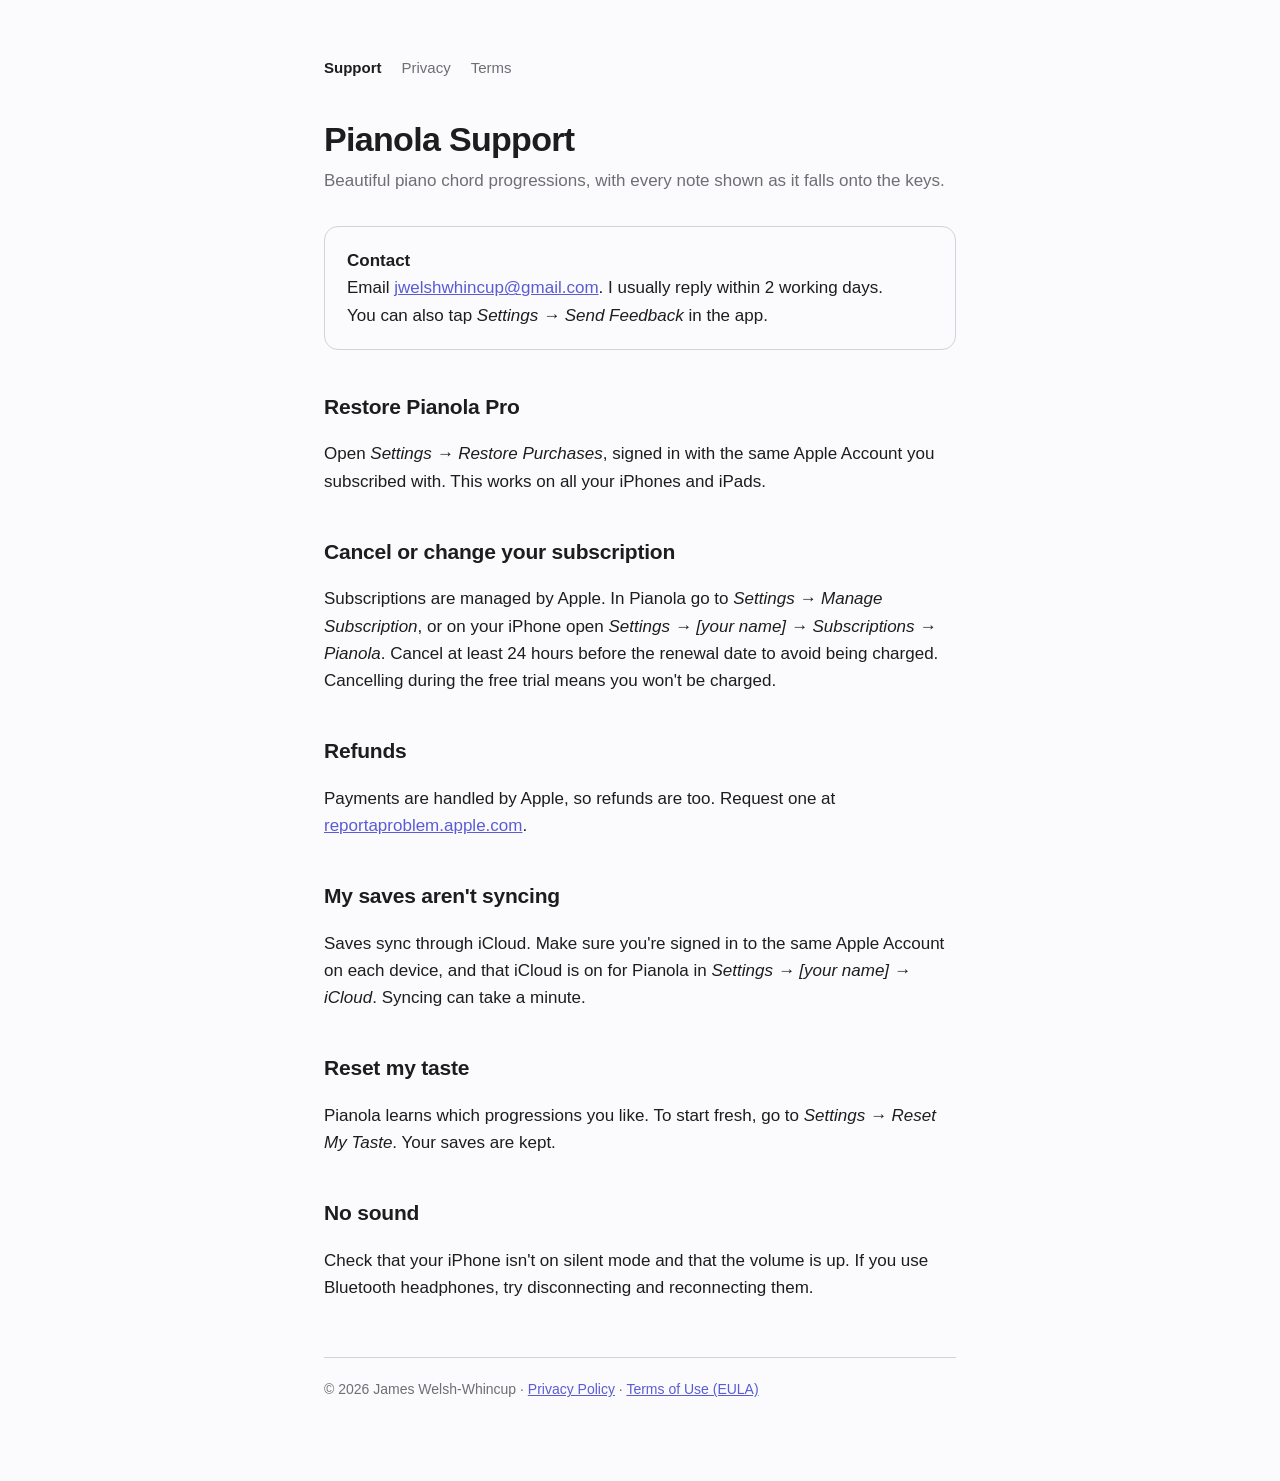
<file: index.html>
<!DOCTYPE html>
<html lang="en"><head><meta charset="utf-8"><meta name="viewport" content="width=device-width,initial-scale=1">
<title>Pianola – Support</title><meta name="description" content="Help and support for Pianola, the piano chord progression app."><link rel="stylesheet" href="style.css"></head>
<body><main>
<nav><a href="./" aria-current="page">Support</a><a href="privacy.html">Privacy</a><a href="https://www.apple.com/legal/internet-services/itunes/dev/stdeula/">Terms</a></nav>
<h1>Pianola Support</h1>
<p class="sub">Beautiful piano chord progressions, with every note shown as it falls onto the keys.</p>

<div class="card"><strong>Contact</strong><br>
Email <a href="mailto:jwelshwhincup@gmail.com?subject=Pianola%20support">jwelshwhincup@gmail.com</a>. I usually reply within 2 working days.<br>
You can also tap <em>Settings → Send Feedback</em> in the app.</div>

<h2>Restore Pianola Pro</h2>
<p>Open <em>Settings → Restore Purchases</em>, signed in with the same Apple Account you subscribed with. This works on all your iPhones and iPads.</p>

<h2>Cancel or change your subscription</h2>
<p>Subscriptions are managed by Apple. In Pianola go to <em>Settings → Manage Subscription</em>, or on your iPhone open <em>Settings → [your name] → Subscriptions → Pianola</em>. Cancel at least 24 hours before the renewal date to avoid being charged. Cancelling during the free trial means you won't be charged.</p>

<h2>Refunds</h2>
<p>Payments are handled by Apple, so refunds are too. Request one at <a href="https://reportaproblem.apple.com">reportaproblem.apple.com</a>.</p>

<h2>My saves aren't syncing</h2>
<p>Saves sync through iCloud. Make sure you're signed in to the same Apple Account on each device, and that iCloud is on for Pianola in <em>Settings → [your name] → iCloud</em>. Syncing can take a minute.</p>

<h2>Reset my taste</h2>
<p>Pianola learns which progressions you like. To start fresh, go to <em>Settings → Reset My Taste</em>. Your saves are kept.</p>

<h2>No sound</h2>
<p>Check that your iPhone isn't on silent mode and that the volume is up. If you use Bluetooth headphones, try disconnecting and reconnecting them.</p>

<footer>© 2026 James Welsh-Whincup · <a href="privacy.html">Privacy Policy</a> · <a href="https://www.apple.com/legal/internet-services/itunes/dev/stdeula/">Terms of Use (EULA)</a></footer>
</main></body></html>
</file>
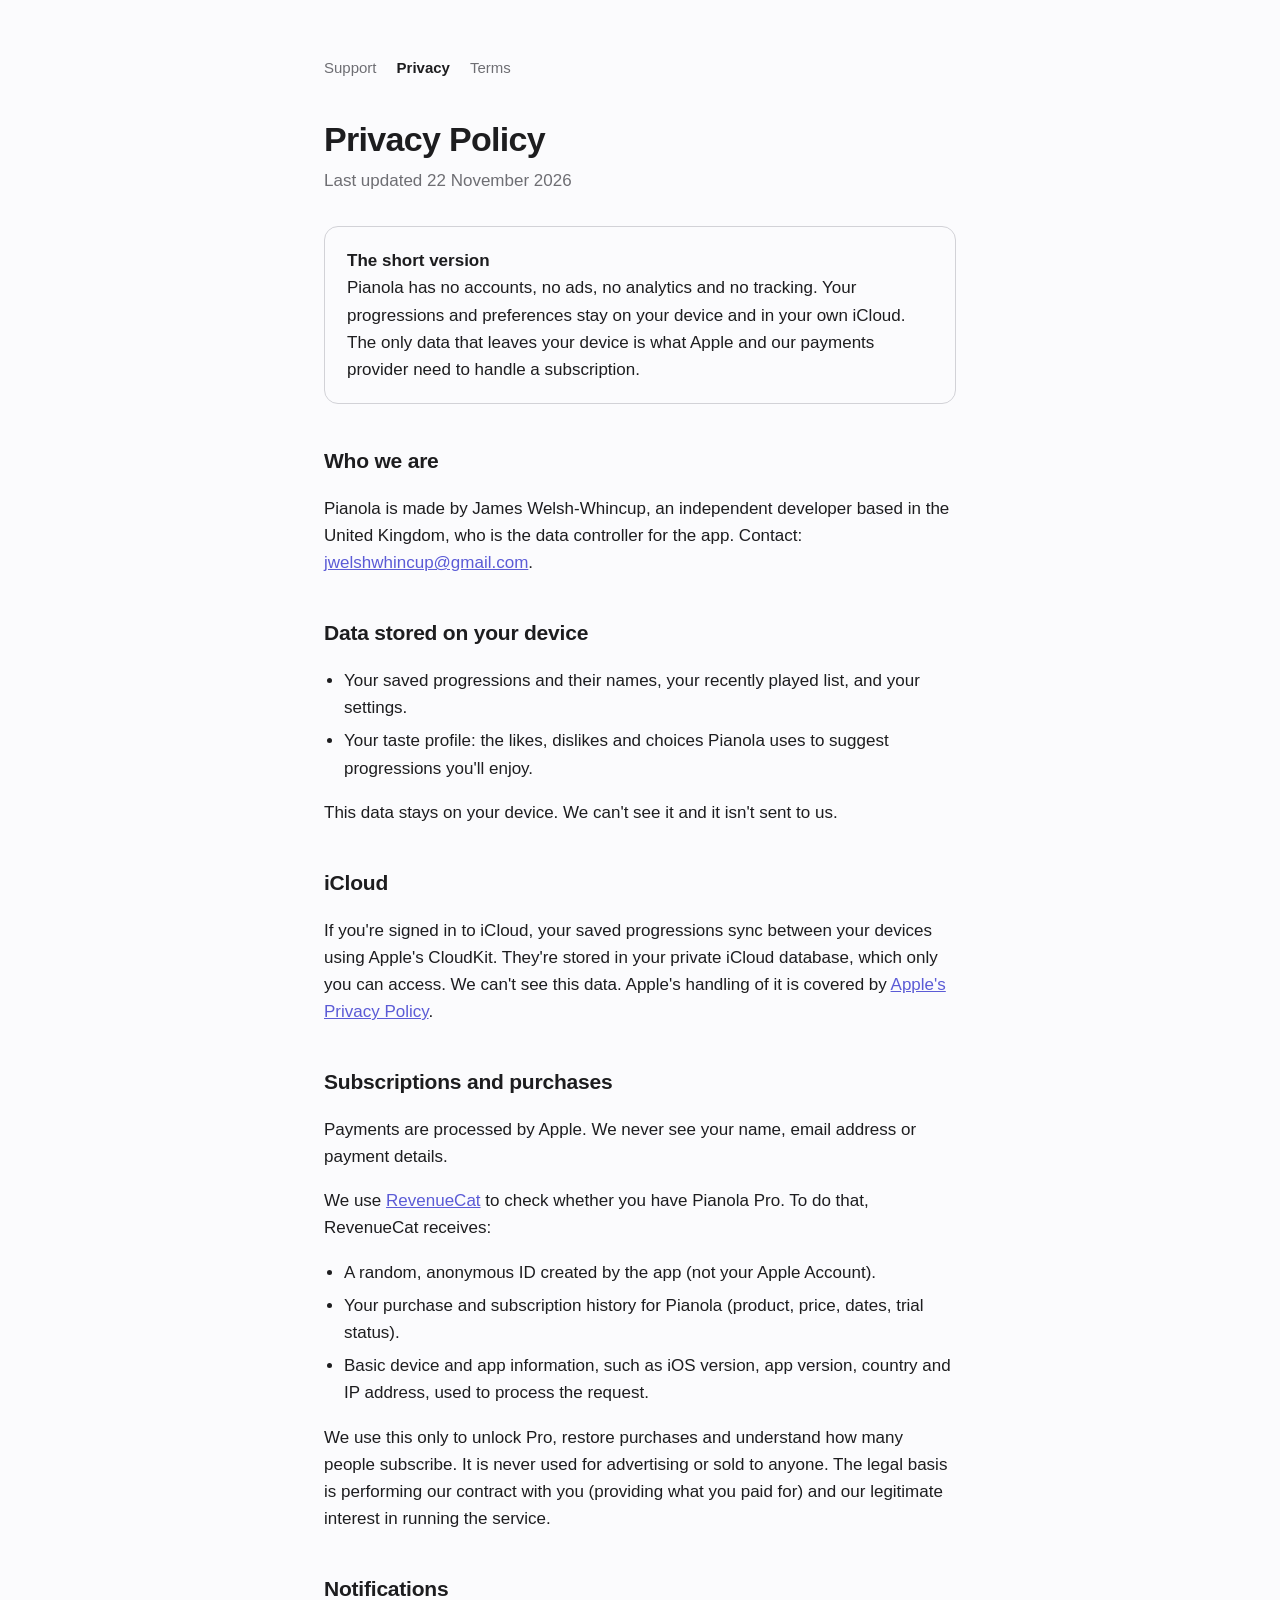
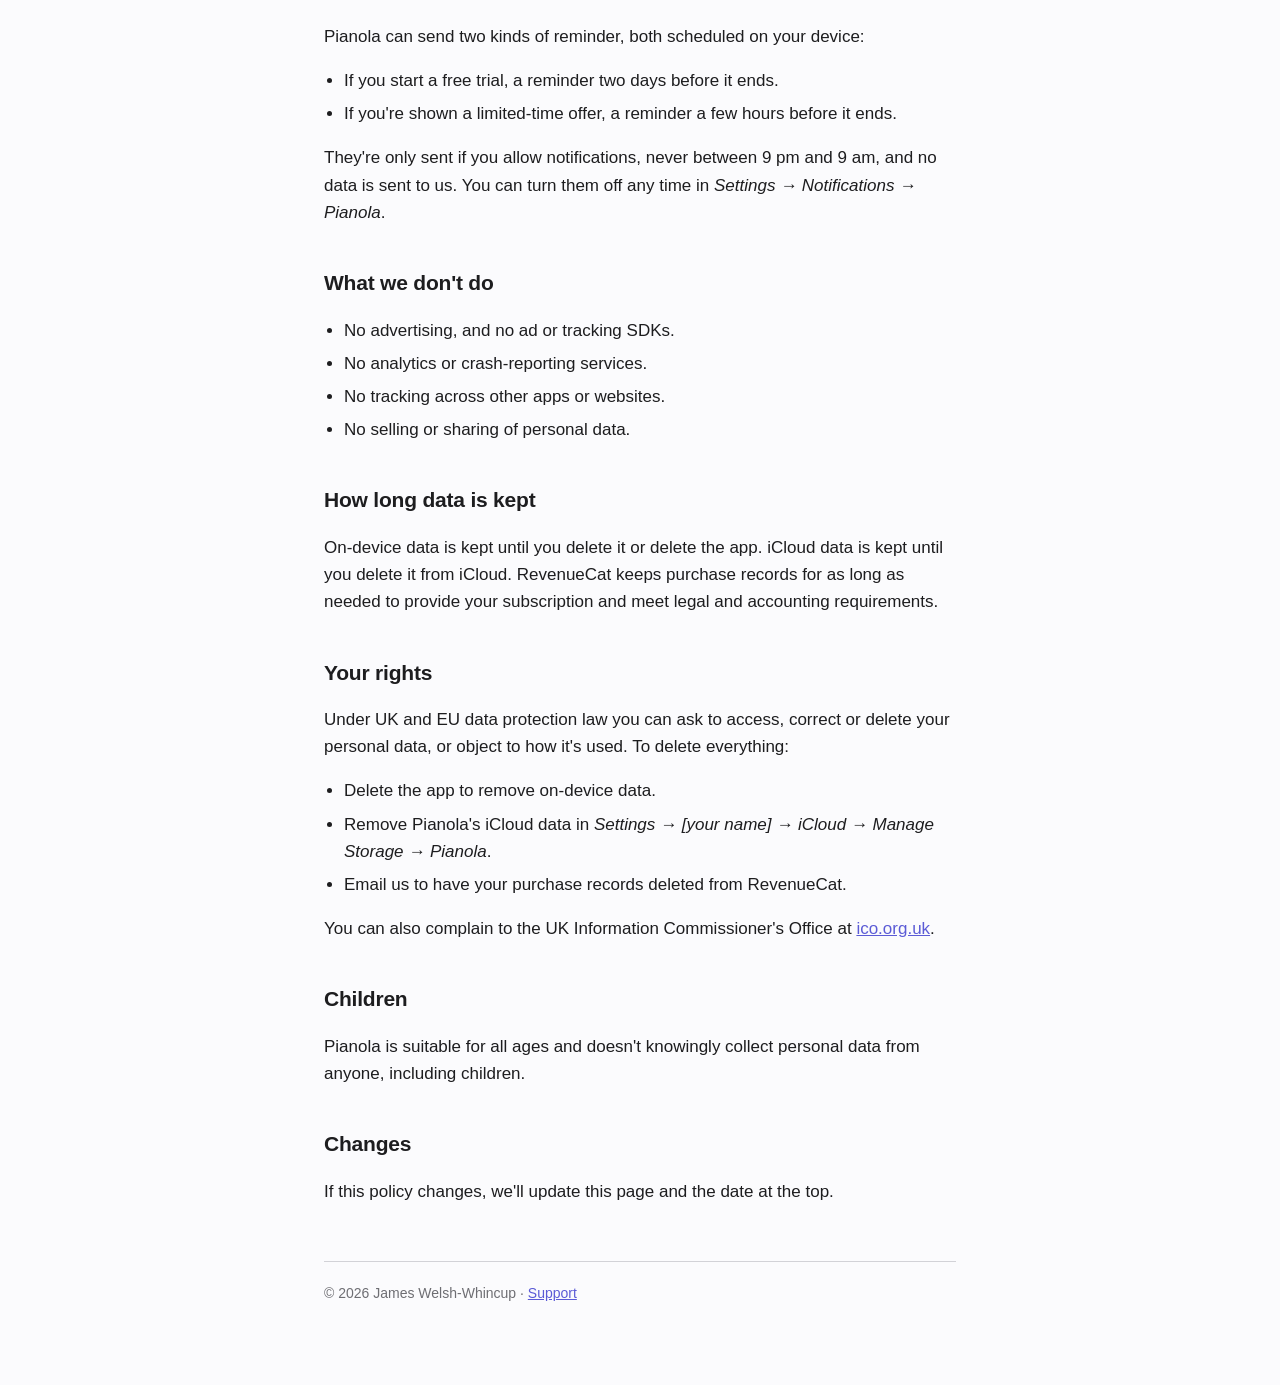
<file: privacy.html>
<!DOCTYPE html>
<html lang="en"><head><meta charset="utf-8"><meta name="viewport" content="width=device-width,initial-scale=1">
<title>Pianola – Privacy Policy</title><link rel="stylesheet" href="style.css"></head>
<body><main>
<nav><a href="./">Support</a><a href="privacy.html" aria-current="page">Privacy</a><a href="https://www.apple.com/legal/internet-services/itunes/dev/stdeula/">Terms</a></nav>
<h1>Privacy Policy</h1>
<p class="sub">Last updated 22 November 2026</p>

<div class="card"><strong>The short version</strong><br>
Pianola has no accounts, no ads, no analytics and no tracking. Your progressions and preferences stay on your device and in your own iCloud. The only data that leaves your device is what Apple and our payments provider need to handle a subscription.</div>

<h2>Who we are</h2>
<p>Pianola is made by James Welsh-Whincup, an independent developer based in the United Kingdom, who is the data controller for the app. Contact: <a href="mailto:jwelshwhincup@gmail.com">jwelshwhincup@gmail.com</a>.</p>

<h2>Data stored on your device</h2>
<ul>
<li>Your saved progressions and their names, your recently played list, and your settings.</li>
<li>Your taste profile: the likes, dislikes and choices Pianola uses to suggest progressions you'll enjoy.</li>
</ul>
<p>This data stays on your device. We can't see it and it isn't sent to us.</p>

<h2>iCloud</h2>
<p>If you're signed in to iCloud, your saved progressions sync between your devices using Apple's CloudKit. They're stored in your private iCloud database, which only you can access. We can't see this data. Apple's handling of it is covered by <a href="https://www.apple.com/legal/privacy/">Apple's Privacy Policy</a>.</p>

<h2>Subscriptions and purchases</h2>
<p>Payments are processed by Apple. We never see your name, email address or payment details.</p>
<p>We use <a href="https://www.revenuecat.com/privacy">RevenueCat</a> to check whether you have Pianola Pro. To do that, RevenueCat receives:</p>
<ul>
<li>A random, anonymous ID created by the app (not your Apple Account).</li>
<li>Your purchase and subscription history for Pianola (product, price, dates, trial status).</li>
<li>Basic device and app information, such as iOS version, app version, country and IP address, used to process the request.</li>
</ul>
<p>We use this only to unlock Pro, restore purchases and understand how many people subscribe. It is never used for advertising or sold to anyone. The legal basis is performing our contract with you (providing what you paid for) and our legitimate interest in running the service.</p>

<h2>Notifications</h2>
<p>Pianola can send two kinds of reminder, both scheduled on your device:</p>
<ul>
<li>If you start a free trial, a reminder two days before it ends.</li>
<li>If you're shown a limited-time offer, a reminder a few hours before it ends.</li>
</ul>
<p>They're only sent if you allow notifications, never between 9 pm and 9 am, and no data is sent to us. You can turn them off any time in <em>Settings → Notifications → Pianola</em>.</p>

<h2>What we don't do</h2>
<ul>
<li>No advertising, and no ad or tracking SDKs.</li>
<li>No analytics or crash-reporting services.</li>
<li>No tracking across other apps or websites.</li>
<li>No selling or sharing of personal data.</li>
</ul>

<h2>How long data is kept</h2>
<p>On-device data is kept until you delete it or delete the app. iCloud data is kept until you delete it from iCloud. RevenueCat keeps purchase records for as long as needed to provide your subscription and meet legal and accounting requirements.</p>

<h2>Your rights</h2>
<p>Under UK and EU data protection law you can ask to access, correct or delete your personal data, or object to how it's used. To delete everything:</p>
<ul>
<li>Delete the app to remove on-device data.</li>
<li>Remove Pianola's iCloud data in <em>Settings → [your name] → iCloud → Manage Storage → Pianola</em>.</li>
<li>Email us to have your purchase records deleted from RevenueCat.</li>
</ul>
<p>You can also complain to the UK Information Commissioner's Office at <a href="https://ico.org.uk">ico.org.uk</a>.</p>

<h2>Children</h2>
<p>Pianola is suitable for all ages and doesn't knowingly collect personal data from anyone, including children.</p>

<h2>Changes</h2>
<p>If this policy changes, we'll update this page and the date at the top.</p>

<footer>© 2026 James Welsh-Whincup · <a href="./">Support</a></footer>
</main></body></html>
</file>
<file: style.css>
:root{color-scheme:light dark;--bg:#fbfbfd;--fg:#1d1d1f;--mute:#6e6e73;--line:#d2d2d7;--accent:#5b5bd6}
@media(prefers-color-scheme:dark){:root{--bg:#0b0b0f;--fg:#f5f5f7;--mute:#a1a1a6;--line:#2c2c30;--accent:#8e8ef5}}
*{box-sizing:border-box}body{margin:0;background:var(--bg);color:var(--fg);font:17px/1.6 -apple-system,BlinkMacSystemFont,"SF Pro Text","Helvetica Neue",Arial,sans-serif;-webkit-font-smoothing:antialiased}
main{max-width:680px;margin:0 auto;padding:56px 24px 80px}
nav{display:flex;gap:20px;font-size:15px;margin-bottom:40px}nav a{color:var(--mute);text-decoration:none}nav a[aria-current]{color:var(--fg);font-weight:600}
h1{font-size:34px;line-height:1.15;letter-spacing:-.02em;margin:0 0 8px}h2{font-size:21px;margin:40px 0 8px;letter-spacing:-.01em}
.sub{color:var(--mute);margin:0 0 32px}a{color:var(--accent)}ul{padding-left:20px}li{margin:6px 0}
.card{border:1px solid var(--line);border-radius:14px;padding:20px 22px;margin:24px 0}
footer{margin-top:56px;padding-top:20px;border-top:1px solid var(--line);color:var(--mute);font-size:14px}
</file>
